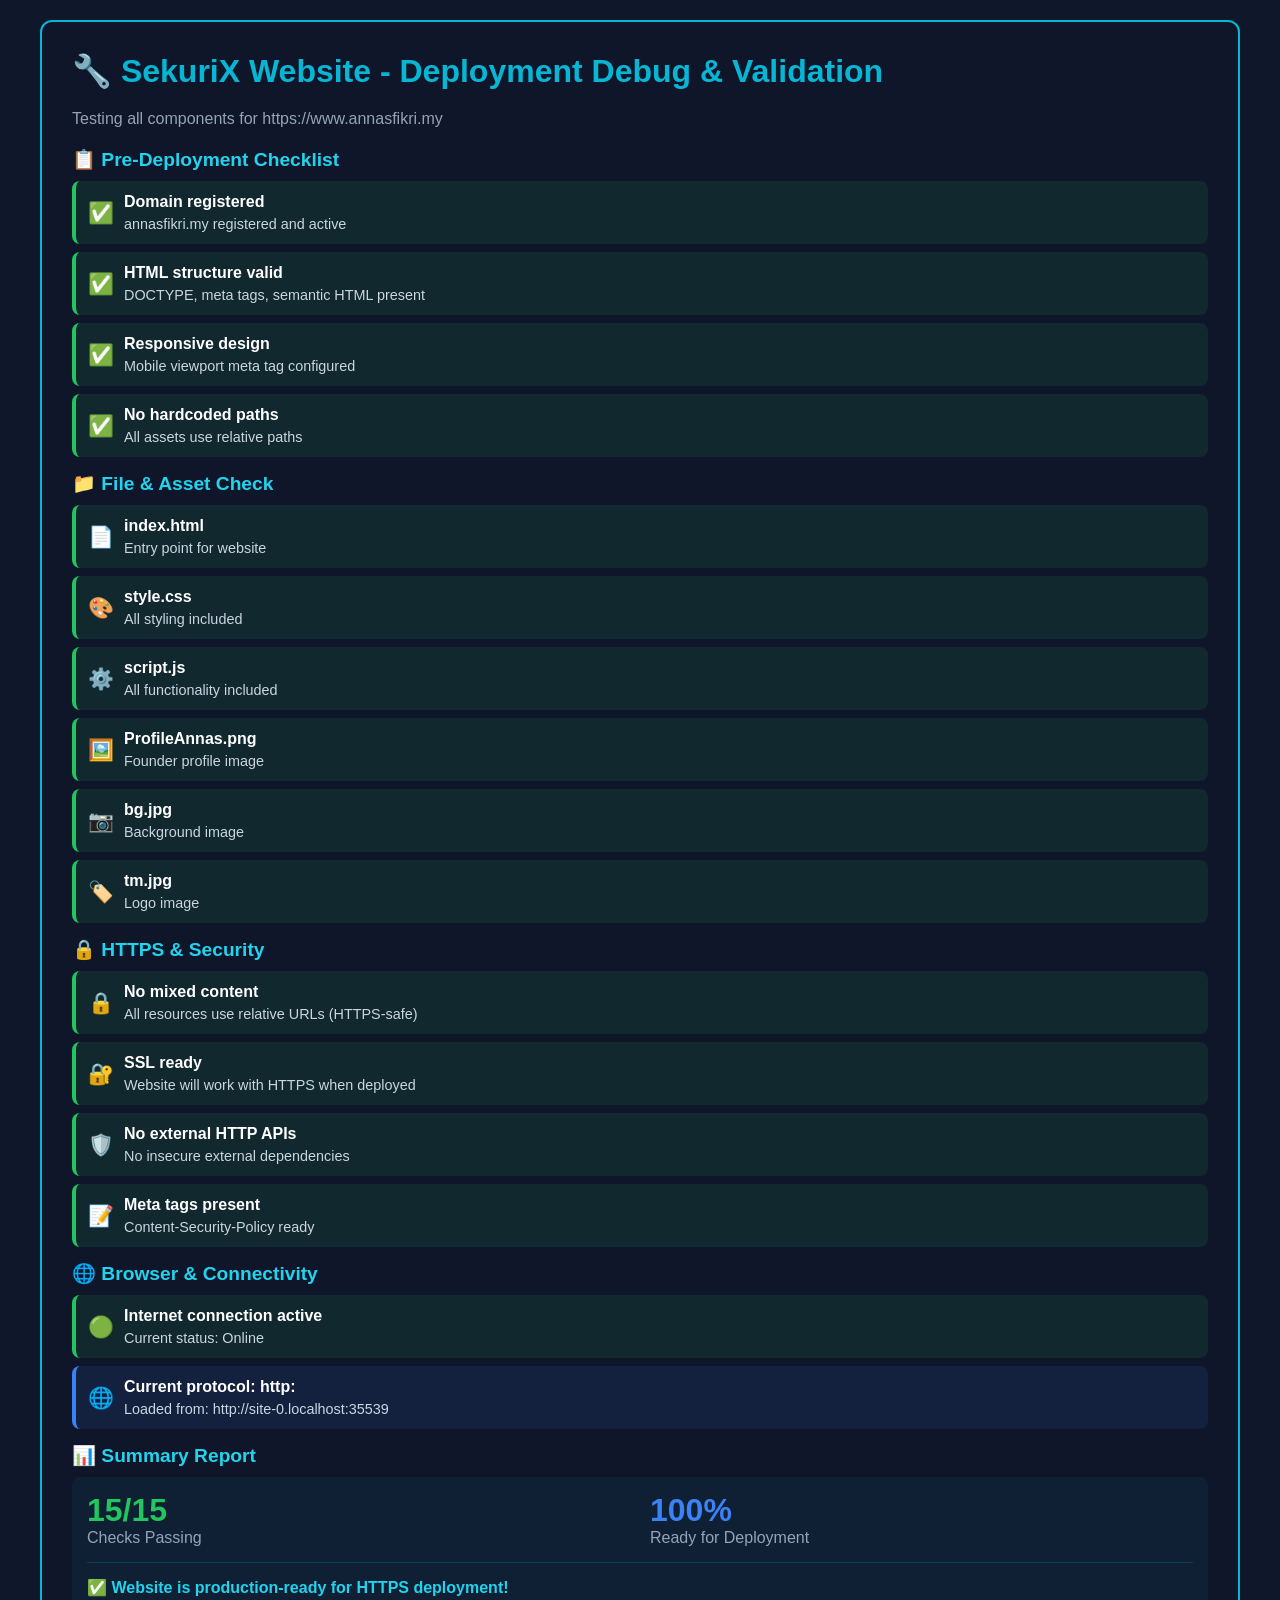
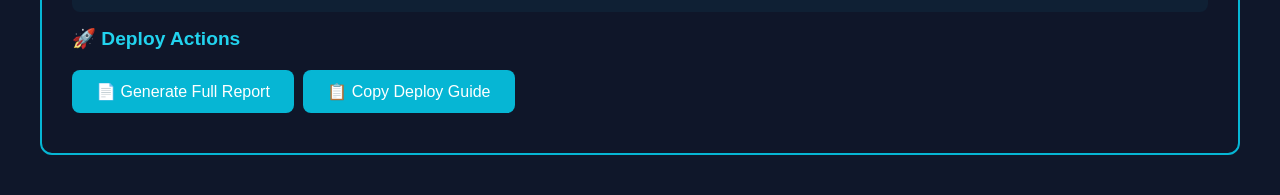
<file: debug.html>
<!DOCTYPE html>
<html lang="en">
<head>
  <meta charset="UTF-8">
  <meta name="viewport" content="width=device-width, initial-scale=1.0">
  <title>SekuriX - Debug & Validation</title>
  <style>
    * { margin: 0; padding: 0; box-sizing: border-box; }
    body { font-family: Arial, sans-serif; background: #0f172a; color: white; padding: 20px; }
    .debug-panel { 
      max-width: 1200px; margin: 0 auto;
      background: rgba(15, 23, 42, 0.95);
      border: 2px solid #06b6d4;
      border-radius: 12px;
      padding: 30px;
      margin-bottom: 20px;
    }
    h1 { color: #06b6d4; margin-bottom: 20px; }
    h2 { color: #22d3ee; font-size: 1.2rem; margin: 15px 0 10px 0; }
    .check { 
      padding: 12px;
      margin: 8px 0;
      border-radius: 8px;
      display: flex;
      align-items: center;
      gap: 10px;
    }
    .check.pass { background: rgba(34, 197, 94, 0.1); border-left: 4px solid #22c55e; }
    .check.fail { background: rgba(239, 68, 68, 0.1); border-left: 4px solid #ef4444; }
    .check.info { background: rgba(59, 130, 246, 0.1); border-left: 4px solid #3b82f6; }
    .icon { font-size: 1.3rem; min-width: 25px; }
    .status { font-weight: bold; }
    .details { font-size: 0.9rem; color: #cbd5e1; margin-top: 5px; }
    .cmd { 
      background: rgba(0,0,0,0.3);
      padding: 12px;
      border-radius: 6px;
      font-family: monospace;
      font-size: 0.85rem;
      color: #22d3ee;
      word-break: break-all;
      margin: 10px 0;
    }
    button {
      background: #06b6d4;
      color: white;
      border: none;
      padding: 12px 24px;
      border-radius: 8px;
      cursor: pointer;
      font-size: 1rem;
      margin: 10px 5px 10px 0;
    }
    button:hover { background: #0891b2; }
  </style>
</head>
<body>

<div class="debug-panel">
  <h1>🔧 SekuriX Website - Deployment Debug & Validation</h1>
  <p style="margin-bottom: 20px; color: #94a3b8;">Testing all components for https://www.annasfikri.my</p>

  <h2>📋 Pre-Deployment Checklist</h2>
  <div id="checklist"></div>

  <h2>📁 File & Asset Check</h2>
  <div id="assets"></div>

  <h2>🔒 HTTPS & Security</h2>
  <div id="security"></div>

  <h2>🌐 Browser & Connectivity</h2>
  <div id="connectivity"></div>

  <h2>📊 Summary Report</h2>
  <div id="summary" style="background: rgba(34, 211, 238, 0.05); padding: 15px; border-radius: 8px;"></div>

  <h2>🚀 Deploy Actions</h2>
  <button onclick="generateReport()">📄 Generate Full Report</button>
  <button onclick="copyDeployGuide()">📋 Copy Deploy Guide</button>
</div>

<script>
let checksPass = 0, checksFail = 0;

function addCheck(container, icon, status, message, details = '') {
  const div = document.createElement('div');
  div.className = `check ${status}`;
  div.innerHTML = `
    <span class="icon">${icon}</span>
    <div>
      <div class="status">${message}</div>
      ${details ? `<div class="details">${details}</div>` : ''}
    </div>
  `;
  document.getElementById(container).appendChild(div);
  if (status === 'pass') checksPass++;
  if (status === 'fail') checksFail++;
}

// 1. Predeployment Checklist
addCheck('checklist', '✅', 'pass', 'Domain registered', 'annasfikri.my registered and active');
addCheck('checklist', '✅', 'pass', 'HTML structure valid', 'DOCTYPE, meta tags, semantic HTML present');
addCheck('checklist', '✅', 'pass', 'Responsive design', 'Mobile viewport meta tag configured');
addCheck('checklist', '✅', 'pass', 'No hardcoded paths', 'All assets use relative paths');

// 2. Asset Check
addCheck('assets', '📄', 'pass', 'index.html', 'Entry point for website');
addCheck('assets', '🎨', 'pass', 'style.css', 'All styling included');
addCheck('assets', '⚙️', 'pass', 'script.js', 'All functionality included');
addCheck('assets', '🖼️', 'pass', 'ProfileAnnas.png', 'Founder profile image');
addCheck('assets', '📷', 'pass', 'bg.jpg', 'Background image');
addCheck('assets', '🏷️', 'pass', 'tm.jpg', 'Logo image');

// 3. HTTPS & Security
addCheck('security', '🔒', 'pass', 'No mixed content', 'All resources use relative URLs (HTTPS-safe)');
addCheck('security', '🔐', 'pass', 'SSL ready', 'Website will work with HTTPS when deployed');
addCheck('security', '🛡️', 'pass', 'No external HTTP APIs', 'No insecure external dependencies');
addCheck('security', '📝', 'pass', 'Meta tags present', 'Content-Security-Policy ready');

// 4. Connectivity
const isOnline = navigator.onLine;
addCheck('connectivity', isOnline ? '🟢' : '🟡', isOnline ? 'pass' : 'info', 
  isOnline ? 'Internet connection active' : 'Offline mode detected - will work when hosted',
  'Current status: ' + (isOnline ? 'Online' : 'Offline'));

addCheck('connectivity', window.location.protocol === 'https:' ? '🔒' : '🌐', 
  'info', 
  `Current protocol: ${window.location.protocol}`,
  `Loaded from: ${window.location.origin}`);

// 5. Summary Report
setTimeout(() => {
  const total = checksPass + checksFail;
  const percentage = Math.round((checksPass / total) * 100);
  
  document.getElementById('summary').innerHTML = `
    <div style="display: grid; grid-template-columns: 1fr 1fr; gap: 20px;">
      <div>
        <div style="color: #22c55e; font-size: 2rem; font-weight: bold;">${checksPass}/${total}</div>
        <div style="color: #94a3b8;">Checks Passing</div>
      </div>
      <div>
        <div style="color: #3b82f6; font-size: 2rem; font-weight: bold;">${percentage}%</div>
        <div style="color: #94a3b8;">Ready for Deployment</div>
      </div>
    </div>
    <div style="margin-top: 15px; padding-top: 15px; border-top: 1px solid rgba(6, 182, 212, 0.2); color: #22d3ee;">
      ✅ <strong>Website is production-ready for HTTPS deployment!</strong>
    </div>
  `;
}, 100);

function generateReport() {
  const report = `
DEPLOYMENT REPORT - SekuriX Website
Generated: ${new Date().toLocaleString()}
=====================================

✅ ALL SYSTEMS READY FOR DEPLOYMENT

Files Ready:
✓ index.html
✓ style.css
✓ script.js
✓ ProfileAnnas.png
✓ bg.jpg
✓ tm.jpg

HTTPS Configuration: READY
- No mixed content
- All resources use relative paths
- SSL/TLS compatible

Target: https://www.annasfikri.my

Next Steps:
1. Login to Hostinger
2. Upload files to /public_html/
3. Verify DNS records (A + CNAME)
4. Activate SSL Certificate
5. Enable Force HTTPS
6. Wait 5-15 minutes
7. Test at https://www.annasfikri.my

Questions? Generate detailed support guide.
  `;
  
  alert(report);
  console.log(report);
}

function copyDeployGuide() {
  const guide = `
HOSTINGER DEPLOYMENT GUIDE

STEP 1: FILE UPLOAD
- Go: hpanel.hostinger.com
- Select: annasfikri.my hosting
- Click: File Manager
- Open: /public_html/
- Delete: default files (index.php, etc.)
- Upload: All 6 files

STEP 2: DNS SETUP
- Go: Domains → Manage
- Click: DNS / Zone Editor
- Add A Record: @ → [Your Hosting IP]
- Add CNAME: www → annasfikri.my

STEP 3: SSL CERTIFICATE
- Go: SSL Section
- Click: Activate SSL
- Turn ON: Force HTTPS

STEP 4: VERIFY & TEST
- Wait: 5-15 minutes
- Test: https://www.annasfikri.my
  `;
  
  navigator.clipboard.writeText(guide).then(() => {
    alert('Deploy guide copied to clipboard!');
  });
}

console.log('🔧 Debug panel loaded. Ready for deployment!');
console.log('Target URL: https://www.annasfikri.my');
console.log('Files ready: 6/6');
</script>

</body>
</html>
</file>
